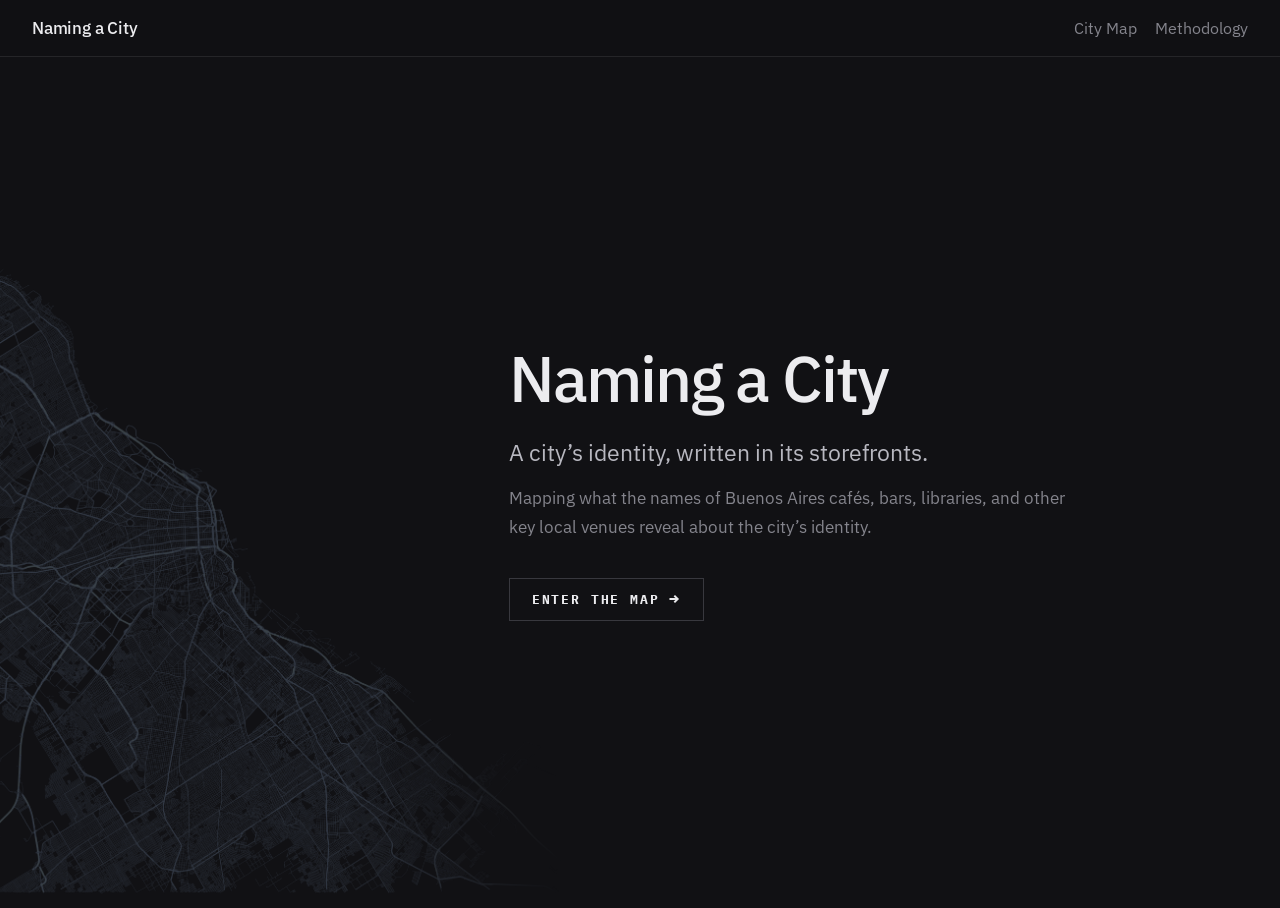
<file: index.html>
<!DOCTYPE html>
<html lang="en">
  <head>
    <meta charset="utf-8" />
    <title>Naming a City</title>
    <meta name="viewport" content="width=device-width, initial-scale=1" />
    <link
      href="https://fonts.googleapis.com/css2?family=IBM+Plex+Sans:wght@300;400;500;600;700&family=IBM+Plex+Mono:wght@400;500;600;700&display=swap"
      rel="stylesheet"
    />
    <link rel="stylesheet" href="styles.css?v=2" />
  </head>

  <body>
    <div class="site-shell site-shell--hero">
      <header class="site-nav">
        <div class="site-nav-left">
          <a href="index.html" class="site-nav-title-link">
            <span class="site-nav-title">Naming a City</span>
          </a>
        </div>

        <nav class="site-nav-links" aria-label="Primary">
          <a href="map.html">City Map</a>
          <a href="methodology.html">Methodology</a>
        </nav>
      </header>

      <main class="hero-main">
        <div class="hero-art" aria-hidden="true">
          <img
            src="assets/hero-lines.png"
            alt=""
            class="hero-art-img"
            width="576"
            height="1008"
            loading="eager"
          />
        </div>

        <div class="hero-content">
          <section class="hero-card" aria-labelledby="hero-title">
            <h1 id="hero-title" class="hero-title">Naming a City</h1>

            <p class="hero-subtitle">
              A city’s identity, written in its storefronts.
            </p>

            <p class="hero-subtitle hero-subtitle-secondary">
              Mapping what the names of Buenos Aires cafés, bars, libraries, and other key local venues reveal about the city’s identity.
            </p>

            <div class="hero-button-row">
              <a href="map.html" class="hero-cta"><span class="hero-cta-text">Enter the map</span><span class="cta-arrow" aria-hidden="true">→</span></a>
            </div>
          </section>
        </div>
      </main>
    </div>
  </body>
</html>
</file>
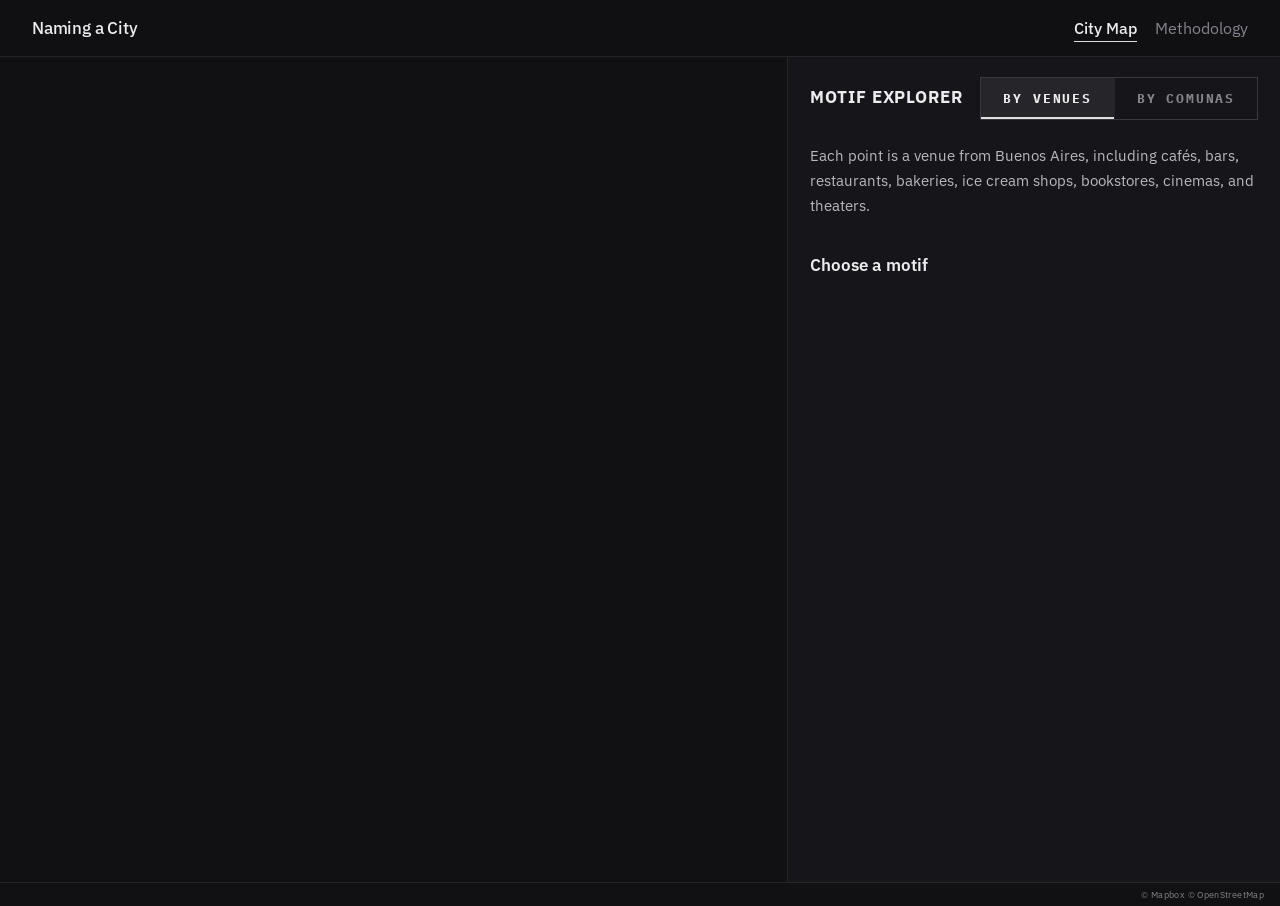
<file: map.html>
<!DOCTYPE html>
<html lang="en">
  <head>
    <meta charset="utf-8" />
    <title>Naming a City</title>
    <meta name="viewport" content="width=device-width, initial-scale=1" />
    <link
      href="https://fonts.googleapis.com/css2?family=IBM+Plex+Sans:wght@300;400;500;600;700&family=IBM+Plex+Mono:wght@400;500;600;700&display=swap"
      rel="stylesheet"
    />
    <link
      href="https://api.mapbox.com/mapbox-gl-js/v2.15.0/mapbox-gl.css"
      rel="stylesheet"
    />
    <link rel="stylesheet" href="styles.css?v=2" />
  </head>
  <body>
    <div class="site-shell">
      <header class="site-nav">
        <div class="site-nav-left">
          <a href="index.html" class="site-nav-title-link">
            <span class="site-nav-title">Naming a City</span>
          </a>
        </div>

        <nav class="site-nav-links" aria-label="Primary">
          <a href="map.html" class="active">City Map</a>
          <a href="methodology.html">Methodology</a>
        </nav>
      </header>

      <main class="map-main">
        <section class="map-shell" aria-label="Map of venue naming motifs">
          <div id="map" class="mapbox-container"></div>
        </section>

        <aside class="side-panel" aria-label="Motif explorer controls">
          <div class="side-panel-header">
            <div class="side-panel-title-row">
              <h2 class="side-title">Motif explorer</h2>

              <div class="view-toggle" aria-label="View mode toggle">
                <button class="toggle-btn active" data-view="venues" type="button">
                  By Venues
                </button>
                <button class="toggle-btn" data-view="comunas" type="button">
                  By Comunas
                </button>
              </div>
            </div>

            <p class="side-subtitle">
              Each point is a venue from Buenos Aires, including cafés, bars, restaurants, bakeries, ice cream shops, bookstores, cinemas, and theaters.
            </p>
          </div>

          <section id="motif-panel-list" aria-label="List of motifs">
            <div class="side-section-title">Choose a motif</div>
            <ul class="dashed-list" id="motif-list"></ul>
          </section>

          <section
            id="motif-detail"
            class="profile-card"
            style="display: none;"
            aria-live="polite"
          ></section>
        </aside>
      </main>

      <footer class="map-attribution">
        © <a href="https://www.mapbox.com/" target="_blank" rel="noopener">Mapbox</a>
        © <a href="https://www.openstreetmap.org/copyright" target="_blank" rel="noopener">OpenStreetMap</a>
      </footer>
    </div>

    <script src="https://d3js.org/d3.v7.min.js"></script>
    <script src="https://api.mapbox.com/mapbox-gl-js/v2.15.0/mapbox-gl.js"></script>
    <script src="app.js"></script>
  </body>
</html>
</file>
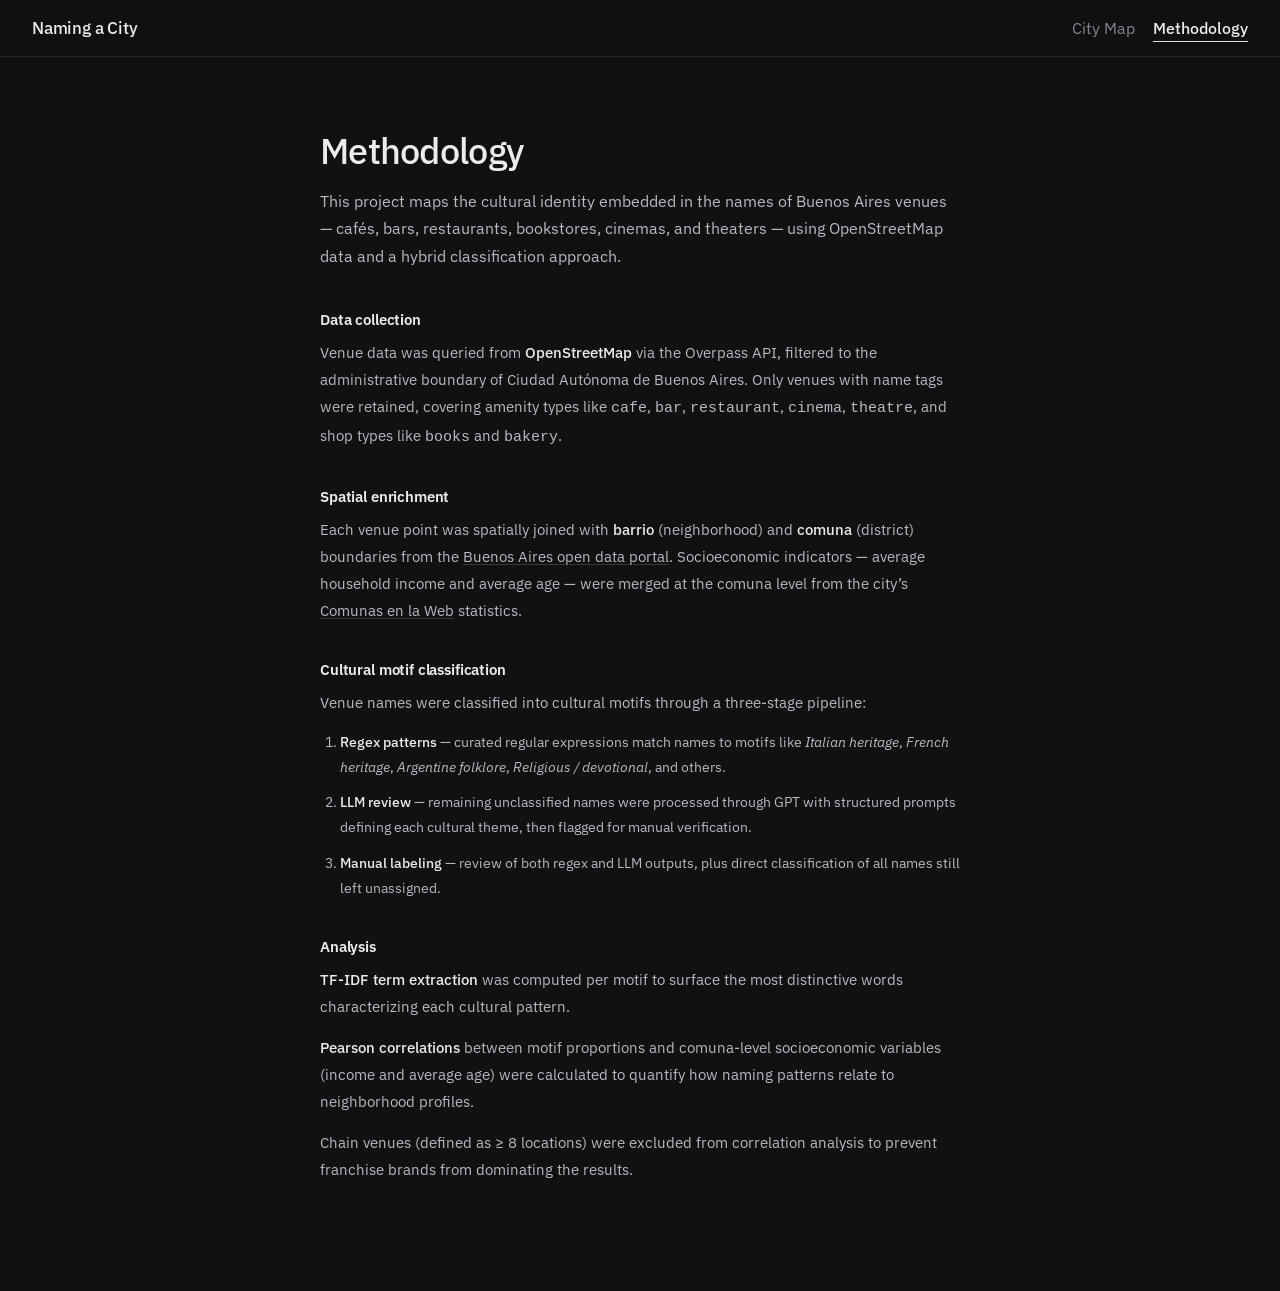
<file: methodology.html>
<!DOCTYPE html>
<html lang="en">
  <head>
    <meta charset="utf-8" />
    <title>Methodology — Naming a City</title>
    <meta name="viewport" content="width=device-width, initial-scale=1" />
    <link
      href="https://fonts.googleapis.com/css2?family=IBM+Plex+Sans:wght@300;400;500;600;700&family=IBM+Plex+Mono:wght@400;500;600;700&display=swap"
      rel="stylesheet"
    />
    <link rel="stylesheet" href="styles.css?v=2" />
  </head>

  <body>
    <div class="site-shell">
      <header class="site-nav">
        <div class="site-nav-left">
          <a href="index.html" class="site-nav-title-link">
            <span class="site-nav-title">Naming a City</span>
          </a>
        </div>

        <nav class="site-nav-links" aria-label="Primary">
          <a href="map.html">City Map</a>
          <a href="methodology.html" class="active">Methodology</a>
        </nav>
      </header>

      <main class="page-main">
        <article class="page-inner">
          <h1 class="page-title">Methodology</h1>

          <p class="page-subtitle">
            This project maps the cultural identity embedded in the names of Buenos Aires venues — cafés, bars, restaurants, bookstores, cinemas, and theaters — using OpenStreetMap data and a hybrid classification approach.
          </p>

          <h2 class="page-section-title">Data collection</h2>
          <p class="page-text">
            Venue data was queried from <strong>OpenStreetMap</strong> via the Overpass API, filtered to the administrative boundary of Ciudad Autónoma de Buenos Aires. Only venues with name tags were retained, covering amenity types like <code>cafe</code>, <code>bar</code>, <code>restaurant</code>, <code>cinema</code>, <code>theatre</code>, and shop types like <code>books</code> and <code>bakery</code>.
          </p>

          <h2 class="page-section-title">Spatial enrichment</h2>
          <p class="page-text">
            Each venue point was spatially joined with <strong>barrio</strong> (neighborhood) and <strong>comuna</strong> (district) boundaries from the <a href="https://data.buenosaires.gob.ar" target="_blank" rel="noopener">Buenos Aires open data portal</a>. Socioeconomic indicators — average household income and average age — were merged at the comuna level from the city’s <a href="https://www.estadisticaciudad.gob.ar/eyc/comunasenlaweb/" target="_blank" rel="noopener">Comunas en la Web</a> statistics.
          </p>

          <h2 class="page-section-title">Cultural motif classification</h2>
          <p class="page-text">
            Venue names were classified into cultural motifs through a three-stage pipeline:
          </p>
          <ol class="page-list">
            <li>
              <strong>Regex patterns</strong> — curated regular expressions match names to motifs like <em>Italian heritage</em>, <em>French heritage</em>, <em>Argentine folklore</em>, <em>Religious / devotional</em>, and others.
            </li>
            <li>
              <strong>LLM review</strong> — remaining unclassified names were processed through GPT with structured prompts defining each cultural theme, then flagged for manual verification.
            </li>
            <li>
              <strong>Manual labeling</strong> — review of both regex and LLM outputs, plus direct classification of all names still left unassigned.
            </li>
          </ol>

          <h2 class="page-section-title">Analysis</h2>
          <p class="page-text">
            <strong>TF-IDF term extraction</strong> was computed per motif to surface the most distinctive words characterizing each cultural pattern.
          </p>
          <p class="page-text">
            <strong>Pearson correlations</strong> between motif proportions and comuna-level socioeconomic variables (income and average age) were calculated to quantify how naming patterns relate to neighborhood profiles.
          </p>
          <p class="page-text">
            Chain venues (defined as ≥ 8 locations) were excluded from correlation analysis to prevent franchise brands from dominating the results.
          </p>
        </article>
      </main>
    </div>
  </body>
</html>
</file>
<file: styles.css>
:root {
  --bg: #111114;
  --panel: #16161a;

  --ink: #ececef;
  --ink-soft: #b8b8c0;
  --ink-muted: #84848c;
  --ink-subtle: #5c5c64;

  --border-subtle: #252528;
  --border-strong: #38383e;

  --accent: #ececef;
  --accent-bright: #ffffff;
  --accent-muted: #9a9aa2;
  --cool-hover: #1c1c22;
  --cool-detail: #141418;

  --map-land: #111114;
  --map-water: #0c0c10;
}


/* ========== */
/* base       */
/* ========== */

*,
*::before,
*::after {
  box-sizing: border-box;
}

html,
body {
  margin: 0;
  padding: 0;
  min-height: 100%;
}

body {
  font-family: "IBM Plex Sans", system-ui, -apple-system, BlinkMacSystemFont,
    "Segoe UI", sans-serif;
  color: var(--ink);
  -webkit-font-smoothing: antialiased;
  background-color: var(--bg);
}

.site-shell {
  min-height: 100vh;
  display: flex;
  flex-direction: column;
}

/* ========== */
/* navbar    */
/* ========== */

.site-nav {
  position: sticky;
  top: 0;
  z-index: 50;
  display: flex;
  align-items: center;
  justify-content: space-between;
  padding: 14px 32px;
  background: rgba(17, 17, 20, 0.92);
  backdrop-filter: blur(12px);
  -webkit-backdrop-filter: blur(12px);
  border-bottom: 1px solid var(--border-subtle);
}

.site-nav-left {
  display: flex;
  align-items: center;
  gap: 16px;
}

.site-nav-title-link {
  text-decoration: none;
  display: inline-flex;
  align-items: center;
}

.site-nav-title {
  font-family: "IBM Plex Sans", system-ui, sans-serif;
  font-weight: 500;
  font-size: 17px;
  letter-spacing: -0.01em;
  color: var(--ink);
}

.site-nav-title-link:hover .site-nav-title {
  color: var(--ink-soft);
}

.site-nav-links {
  display: flex;
  gap: 18px;
  font-size: 16px;
}

.site-nav-links a {
  position: relative;
  padding: 4px 0;
  text-decoration: none;
  color: var(--ink-muted);
  font-weight: 400;
  transition: color 150ms ease;
}

.site-nav-links a:hover {
  color: var(--ink);
}

.site-nav-links a.active {
  color: var(--ink);
  font-weight: 500;
  border-bottom: 1.5px solid rgba(255, 255, 255, 0.85);
  padding-bottom: 2px;
}


/* ========== */
/* hero       */
/* ========== */

.site-shell--hero {
  min-height: 100vh;
  overflow: hidden;
}

.site-shell--hero .hero-main {
  min-height: calc(100vh - 49px);
}

.hero-main {
  position: relative;
  flex: 1;
  min-height: calc(100vh - 49px);
  display: flex;
  align-items: center;
  justify-content: flex-start;
  overflow: hidden;
  padding: 0;
}

/* full-height decorative map panel, pinned left — bleeds to screen edge */
.hero-art {
  position: absolute;
  left: 0;
  top: 0;
  bottom: 0;
  width: clamp(360px, 44vw, 680px);
  height: 100%;
  pointer-events: none;
  z-index: 0;
  -webkit-mask-image: linear-gradient(
    to right,
    #000 62%,
    transparent 100%
  );
  mask-image: linear-gradient(
    to right,
    #000 62%,
    transparent 100%
  );
}

.hero-art-img {
  display: block;
  width: 100%;
  height: 100%;
  object-fit: cover;
  object-position: right center;
  opacity: 0.22;
  filter: sepia(0.1) hue-rotate(175deg) saturate(9) brightness(1);
}

.hero-content {
  position: relative;
  z-index: 1;
  width: min(100%, 680px);
  margin-left: clamp(300px, 36vw, 500px);
  margin-right: auto;
  padding: clamp(48px, 8vh, 96px) clamp(24px, 5vw, 48px);
}

.hero-card {
  max-width: 680px;
  width: 100%;
  padding: 0;
  background: transparent;
  border: none;
  box-shadow: none;
}

.hero-title {
  font-family: "IBM Plex Sans", system-ui, sans-serif;
  font-size: clamp(40px, 5vw, 80px);
  font-weight: 500;
  letter-spacing: -0.03em;
  line-height: 1.08;
  margin: 0 0 24px;
  color: var(--ink);
}

.hero-subtitle {
  margin: 0 0 16px;
  font-size: clamp(22px, 1.8vw, 50px);
  line-height: 1.35;
  color: var(--ink-soft);
  max-width: 620px;
  font-weight: 400;
}

.hero-subtitle-secondary {
  margin: 0;
  font-size: clamp(14px, 1.3vw, 17px);
  line-height: 1.75;
  color: var(--ink-muted);
  max-width: 600px;
}

.hero-button-row {
  display: flex;
  align-items: center;
  gap: 10px;
  margin-top: 36px;
}

.hero-cta {
  padding: 12px 22px;
  border: 1px solid var(--border-strong);
  border-radius: 0;
  background: transparent;
  color: var(--ink);
  font-family: "IBM Plex Mono", ui-monospace, monospace;
  font-size: 13px;
  font-weight: 700;
  letter-spacing: 0.14em;
  text-transform: uppercase;
  text-decoration: none;
  display: inline-flex;
  align-items: center;
  gap: 10px;
  transition: background 160ms ease, border-color 160ms ease, color 160ms ease;
}

.cta-arrow {
  font-size: 17px;
  font-weight: 700;
  line-height: 1;
}

.hero-cta:hover {
  background: var(--cool-hover);
  border-color: rgba(255, 255, 255, 0.55);
  color: var(--ink);
}

.hero-cta:active {
  background: var(--cool-detail);
}

@media (max-width: 820px) {
  .hero-content {
    margin-left: clamp(48px, 14vw, 220px);
  }
}

@media (max-width: 768px) {
  .hero-main {
    align-items: flex-end;
    min-height: calc(100vh - 49px);
    justify-content: flex-start;
  }

  /* on mobile the map becomes a faint band behind the text */
  .hero-art {
    left: 0;
    right: 0;
    width: 100%;
    -webkit-mask-image: linear-gradient(
      to bottom,
      #000 0%,
      rgba(0, 0, 0, 0.35) 55%,
      transparent 100%
    );
    mask-image: linear-gradient(
      to bottom,
      #000 0%,
      rgba(0, 0, 0, 0.35) 55%,
      transparent 100%
    );
  }

  .hero-art-img {
    object-position: center top;
    opacity: 0.18;
  }

  .hero-content {
    width: 100%;
    max-width: none;
    margin: 0;
    padding: 52px 28px 100px;
  }

  .side-panel {
    padding: 20px 22px 24px;
  }

  .side-panel-control-row {
    flex-direction: column;
    align-items: stretch;
    gap: 10px;
  }

  .side-panel-title-row {
    flex-direction: column;
    align-items: stretch;
    gap: 10px;
  }

  .side-panel-title-row .view-toggle,
  .view-toggle {
    width: 100%;
    flex-direction: column;
  }

  .toggle-btn {
    width: 100%;
    text-align: center;
    justify-content: center;
  }

  .toggle-btn + .toggle-btn {
    border-left: none;
    border-top: 1px solid var(--border-subtle);
  }

  .panel-back-link {
    width: 100%;
    justify-content: center !important;
  }

  .profile-card {
    padding: 16px 18px 18px;
  }

  .side-subtitle,
  .side-title,
  .side-section-title {
    padding-inline: 2px;
  }
}

/* ========== */
/* map layout */
/* ========== */

.map-main {
  flex: 1;
  display: grid;
  grid-template-columns: minmax(0, 1.6fr) minmax(380px, 1fr);
  gap: 0;
  padding: 0;
  max-width: none;
  margin: 0;
  width: 100%;
}

.map-shell {
  display: flex;
}

.mapbox-container {
  position: relative;
  flex: 1;
  min-height: calc(100vh - 49px - 26px);
  max-height: calc(100vh - 49px - 26px);
  background: var(--map-land);
  border: none;
  border-right: 1px solid var(--border-subtle);
  border-radius: 0;
  box-shadow: none;
  overflow: hidden;
  outline: none;
  cursor: default;
}

.mapbox-container .mapboxgl-canvas {
  cursor: default;
}

.mapbox-container.view-comunas .comuna {
  cursor: default;
}

.mapbox-container .place {
  cursor: pointer;
}

.barrio-label {
  font-family: "IBM Plex Sans", system-ui, sans-serif;
  font-weight: 400;
  letter-spacing: 0.05em;
  fill: rgba(255, 255, 255, 0.34);
  text-transform: uppercase;
  pointer-events: none;
}

/* mapbox chrome */

.mapboxgl-ctrl-logo,
.mapboxgl-ctrl-attrib,
.mapboxgl-ctrl-bottom-left,
.mapboxgl-ctrl-bottom-right .mapboxgl-ctrl-attrib {
  display: none !important;
}

/* custom map controls — opaque fill blocks dots/comuna colors underneath */

.map-custom-controls {
  position: absolute;
  top: 12px;
  right: 12px;
  z-index: 10;
  display: flex;
  flex-direction: column;
  gap: 6px;
  pointer-events: none;
}

.map-ctrl-shell {
  pointer-events: auto;
  background: var(--map-land);
  border: 1px solid var(--border-strong);
  overflow: hidden;
}

.map-ctrl-shell--stack {
  display: flex;
  flex-direction: column;
}

.map-ctrl-btn {
  display: block;
  width: 28px;
  height: 28px;
  padding: 0;
  border: none;
  background: var(--map-land);
  font-family: "IBM Plex Mono", ui-monospace, monospace;
  font-size: 12px;
  font-weight: 700;
  letter-spacing: 0.04em;
  color: rgba(255, 255, 255, 0.72);
  cursor: pointer;
  line-height: 28px;
  text-align: center;
}

.map-ctrl-shell--stack .map-ctrl-btn + .map-ctrl-btn {
  border-top: 1px solid var(--border-subtle);
}

.map-ctrl-btn:hover {
  background: var(--cool-hover);
  color: rgba(255, 255, 255, 0.95);
}

.map-ctrl-btn:focus {
  outline: none;
}

/* mapbox chrome hidden */
.mapboxgl-ctrl-top-right {
  display: none !important;
}

.map-attribution {
  padding: 6px 16px;
  font-size: 9px;
  letter-spacing: 0.04em;
  color: var(--ink-subtle);
  border-top: 1px solid var(--border-subtle);
  text-align: right;
  background: var(--bg);
}

.map-attribution a {
  color: var(--ink-muted);
  text-decoration: none;
}

.map-attribution a:hover {
  color: var(--ink-soft);
}

.side-panel {
  display: flex;
  flex-direction: column;
  background: var(--panel);
  border: none;
  border-radius: 0;
  padding: 20px 22px;
  max-height: calc(100vh - 49px - 26px);
  overflow-y: auto;
  box-shadow: none;
}

.side-panel-control-row {
  display: flex;
  justify-content: space-between;
  align-items: center;
  width: 100%;
  margin-bottom: 2rem;
  gap: 12px;
}

.side-panel-title-row {
  margin: 0;
  line-height: 1.1;
  display: flex;
  align-items: baseline;
  justify-content: space-between;
  width: 100%;
  margin-bottom: 1.5rem;
  gap: 12px;
}

.view-toggle {
  display: flex;
  gap: 0;
  background: transparent;
  padding: 0;
  border: 1px solid var(--border-strong);
  border-radius: 0;
  margin-top: 0;
  flex-shrink: 0;
}

.toggle-btn {
  padding: 12px 22px;
  font-family: "IBM Plex Mono", ui-monospace, monospace;
  font-size: 13px;
  font-weight: 700;
  letter-spacing: 0.14em;
  text-transform: uppercase;
  border: none;
  background: transparent;
  color: var(--ink-muted);
  cursor: pointer;
  border-radius: 0;
  transition: color 160ms ease, background 160ms ease;
  white-space: nowrap;
}

.toggle-btn + .toggle-btn {
  border-left: 1px solid var(--border-subtle);
}

.toggle-btn:hover:not(.active) {
  color: var(--ink-soft);
  background: rgba(255, 255, 255, 0.03);
}

.toggle-btn.active {
  background: rgba(255, 255, 255, 0.07);
  color: var(--ink);
  box-shadow: inset 0 -2px 0 rgba(255, 255, 255, 0.85);
}

.side-panel-header {
  margin-bottom: 18px;
}

.side-title {
  font-family: "IBM Plex Sans", system-ui, sans-serif;
  margin: 0 0 4px;
  font-size: 17px;
  letter-spacing: 0.05em;
  text-transform: uppercase;
  color: var(--ink);
}

.side-subtitle {
  margin: 0;
  font-size: 15px;
  line-height: 1.65;
  color: var(--ink-soft);
}

/* back link */

.panel-back-link {
    padding: 12px 22px !important;
    border-radius: 0 !important;
    border: 1px solid var(--border-strong) !important;
    background: transparent !important;
    color: var(--ink) !important;
    font-family: "IBM Plex Mono", ui-monospace, monospace !important;
    font-size: 13px !important;
    font-weight: 700 !important;
    letter-spacing: 0.14em !important;
    text-transform: uppercase !important;
    text-decoration: none !important;
    display: inline-flex !important;
    align-items: center !important;
    gap: 10px !important;
    cursor: pointer !important;
    transition: background 160ms ease, border-color 160ms ease, color 160ms ease !important;
}

.panel-back-link .cta-arrow {
  font-size: 17px;
}

.panel-back-link:hover {
  color: var(--ink) !important;
  background: var(--cool-hover) !important;
  border-color: rgba(255, 255, 255, 0.55) !important;
  transform: none !important;
  box-shadow: none !important;
}

.panel-back-link:active {
  transform: none !important;
  box-shadow: none !important;
}

/* section headings */

.side-section-title {
  margin: 18px 0 4px;
  font-size: 17px;
  font-weight: 600;
  color: var(--ink);
  font-family: "IBM Plex Sans", system-ui, sans-serif;
}

/* motif list cards */

.dashed-list {
  list-style: none;
  padding: 0;
  margin: 8px 0 0;
  display: flex;
  flex-direction: column;
  gap: 10px;
}

.dashed-card {
  position: relative;
  border-radius: 0;
  padding: 8px 12px;
  font-size: 14px;
  cursor: pointer;
  background: var(--panel);
  border: 1px solid var(--border-subtle);
  display: flex;
  align-items: flex-start;
  gap: 10px;
  transition:
    background 160ms ease,
    border-color 160ms ease;
}

.motif-card-row {
  display: flex;
  align-items: center;
  gap: 10px;
}

.motif-card-dot {
  width: 16px;
  height: 16px;
  border-radius: 50%;
  flex-shrink: 0;
}

.motif-card-body {
  flex: 1;
  min-width: 0;
}

.dashed-card:hover {
  background: var(--cool-hover);
  border-color: var(--border-strong);
  box-shadow: none;
  transform: none;
}

.dashed-card-title {
  font-weight: 500;
  color: var(--ink);
  line-height: 1.35;
}

.dashed-card-stat {
  margin-top: 4px;
  font-family: "IBM Plex Mono", ui-monospace, monospace;
  font-size: 13px;
  font-weight: 400;
  color: var(--ink-muted);
  line-height: 1.4;
}

/* detail cards */

.profile-card {
  margin-top: 16px;
  border-radius: 0;
  padding: 12px 14px 14px;
  font-size: 14px;
  background: var(--cool-detail);
  border: 1px solid var(--border-subtle);
  box-shadow: none;
}

.methodology-note {
  margin-top: 32px;
  padding: 12px 14px;
  background: var(--cool-detail);
  border-left: 2px solid var(--accent);
  border-radius: 0;
  font-size: 13px;
  line-height: 1.7;
  color: var(--ink-soft);
}

.methodology-note a {
  color: var(--ink);
  font-weight: 600;
  text-decoration: none;
  transition: color 150ms ease;
}

.methodology-note a:hover {
  color: var(--accent-bright);
}

.methodology-note strong {
  color: var(--accent);
  font-weight: 600;
  letter-spacing: 0.02em;
}


/* ========== */
/* Methodology page */
/* ========== */

.page-main {
  flex: 1;
  padding: 72px 24px 96px;
  display: flex;
  justify-content: center;
}

.page-inner {
  max-width: 640px;
  width: 100%;
  background: transparent;
  padding: 0;
}

.page-title {
  font-family: "IBM Plex Sans", system-ui, sans-serif;
  font-size: 36px;
  font-weight: 500;
  letter-spacing: -0.02em;
  line-height: 1.2;
  margin: 0 0 16px;
  color: var(--ink);
}

.page-subtitle {
  margin: 0 0 40px;
  font-size: 16px;
  line-height: 1.7;
  color: var(--ink-soft);
}

.page-section-title {
  font-family: "IBM Plex Sans", system-ui, sans-serif;
  font-size: 15px;
  font-weight: 600;
  letter-spacing: -0.01em;
  margin: 36px 0 10px;
  color: var(--ink);
}

.page-text {
  font-size: 15px;
  line-height: 1.8;
  color: var(--ink-soft);
  margin: 0 0 14px;
}

.page-text strong {
  color: var(--ink);
  font-weight: 500;
}

.page-text a {
  color: var(--ink-soft);
  text-decoration: underline;
  text-decoration-color: var(--border-strong);
  text-underline-offset: 2px;
  transition: color 150ms ease;
}

.page-text a:hover {
  color: var(--ink);
}

.page-list {
  margin: 0 0 16px 20px;
  padding: 0;
  font-size: 14px;
  line-height: 1.8;
  color: var(--ink-soft);
}

.page-list li {
  margin-bottom: 10px;
}

.page-list li strong {
  color: var(--ink);
  font-weight: 500;
}

.page-list a {
  color: var(--ink-soft);
  text-decoration: underline;
  text-decoration-color: var(--border-strong);
  text-underline-offset: 2px;
  transition: color 150ms ease;
}

.page-list a:hover {
  color: var(--ink);
}

.page-list code {
  font-family: "IBM Plex Mono", ui-monospace, SFMono-Regular, Menlo, Monaco,
    Consolas, "Liberation Mono", "Courier New", monospace;
  font-size: 12px;
  background: var(--cool-detail);
  padding: 2px 5px;
  border-radius: 0;
  color: var(--ink-soft);
}

.page-footnote {
  margin-top: 48px;
  padding-top: 20px;
  border-top: 1px solid var(--border-subtle);
  font-size: 13px;
  color: var(--ink-subtle);
  line-height: 1.6;
}

.motif-tags,
.correlation-insights,
.motif-tag {
  font-family: "IBM Plex Mono", ui-monospace, SFMono-Regular, Menlo, Monaco,
    Consolas, "Liberation Mono", "Courier New", monospace;
  font-size: 12px;
  font-weight: 400;
  line-height: 1.6;
  background: transparent;
  padding: 0;
  color: var(--ink);
}

#motif-detail .motif-section + .motif-section {
  margin-top: 18px;
  padding-top: 14px;
  border-top: 1px solid var(--border-subtle);
}

#motif-detail .motif-section h4 {
  margin: 0 0 8px;
  font-family: "IBM Plex Sans", system-ui, sans-serif;
  font-size: 14px;
  font-weight: 600;
  color: var(--ink);
}

#motif-detail .motif-section-data {
  margin: 0;
  font-family: "IBM Plex Mono", ui-monospace, monospace;
  font-size: 13px;
  line-height: 1.6;
  color: var(--ink-soft);
}

/* ========== */
/* tooltips */
/* ========== */

#tooltip rect {
  fill: rgba(20, 20, 20, 0.88) !important;
  stroke: rgba(255, 255, 255, 0.15) !important;
  stroke-width: 0.5 !important;
}

.tooltip-content {
  color: #fff;
  font-size: 14px;
  letter-spacing: -0.01em;
  font-family: 'IBM Plex Mono', monospace;
  line-height: 1.4;
  max-width: 240px;
  word-wrap: break-word;
  white-space: normal;
}

.tooltip-bg {
  rx: 4;
  ry: 4;
  fill: rgba(20, 20, 20, 0.88);
  stroke: rgba(255, 255, 255, 0.15);
  stroke-width: 0.5;
}

.choropleth-legend-title {
  font-size: 13px;
  font-weight: bold;
  fill: var(--ink-soft);
}

.map-shell .mapboxgl-canvas-container svg,
.mapboxgl-canvas-container svg {
  position: absolute;
  width: 100%;
  height: 100%;
  top: 0;
  left: 0;
}

/* ========== */
/* responsive */
/* ========== */

@media (max-width: 1120px) {
  .map-main {
    grid-template-columns: minmax(0, 1.3fr) minmax(360px, 1fr);
  }
}

@media (max-width: 960px) {
  .site-nav {
    padding-inline: 18px;
  }

  .hero-main {
    padding: 0;
  }

  .hero-card {
    padding-inline: 0;
  }

  .hero-title {
    font-size: clamp(32px, 6vw, 44px);
  }

  .hero-subtitle {
    font-size: 20px;
  }

  .map-main {
    grid-template-columns: minmax(0, 1fr);
    padding: 20px 16px 32px;
  }

  .side-panel {
    max-height: none;
  }

  .page-main {
    padding: 48px 16px 64px;
  }

  .page-inner {
    padding: 28px 22px 26px;
  }
}

@media (max-width: 640px) {
  .site-nav {
    padding-inline: 14px;
  }

  .site-nav-links {
    gap: 12px;
    font-size: 13px;
  }

  .hero-main {
    padding: 0;
  }

  .hero-card {
    padding: 0;
  }

  .hero-title {
    font-size: 30px;
    letter-spacing: -0.02em;
  }

  .hero-subtitle {
    font-size: 18px;
    line-height: 1.6;
  }

  .hero-subtitle-secondary {
    font-size: 14px;
  }

  .hero-button-row {
    flex-direction: column;
    align-items: flex-start;
  }

  .map-main {
    padding-inline: 12px;
  }

  .mapbox-container {
    min-height: 380px;
  }

  .side-panel {
    padding: 20px 22px 24px;
  }

  .page-inner {
    padding: 24px 16px 24px;
  }
}

@media (max-width: 900px) {
  .site-shell:not(.site-shell--hero) {
    padding: 0 12px 24px;
  }

  .site-nav {
    padding: 10px 16px;
  }

  .map-main {
    grid-template-columns: 1fr;
    gap: 16px;
    padding: 16px 0 24px;
  }

  .mapbox-container {
    min-height: 420px;
  }

  .side-panel {
    max-height: none;
  }

  .page-inner {
    padding: 24px 16px 32px;
  }
}
</file>
